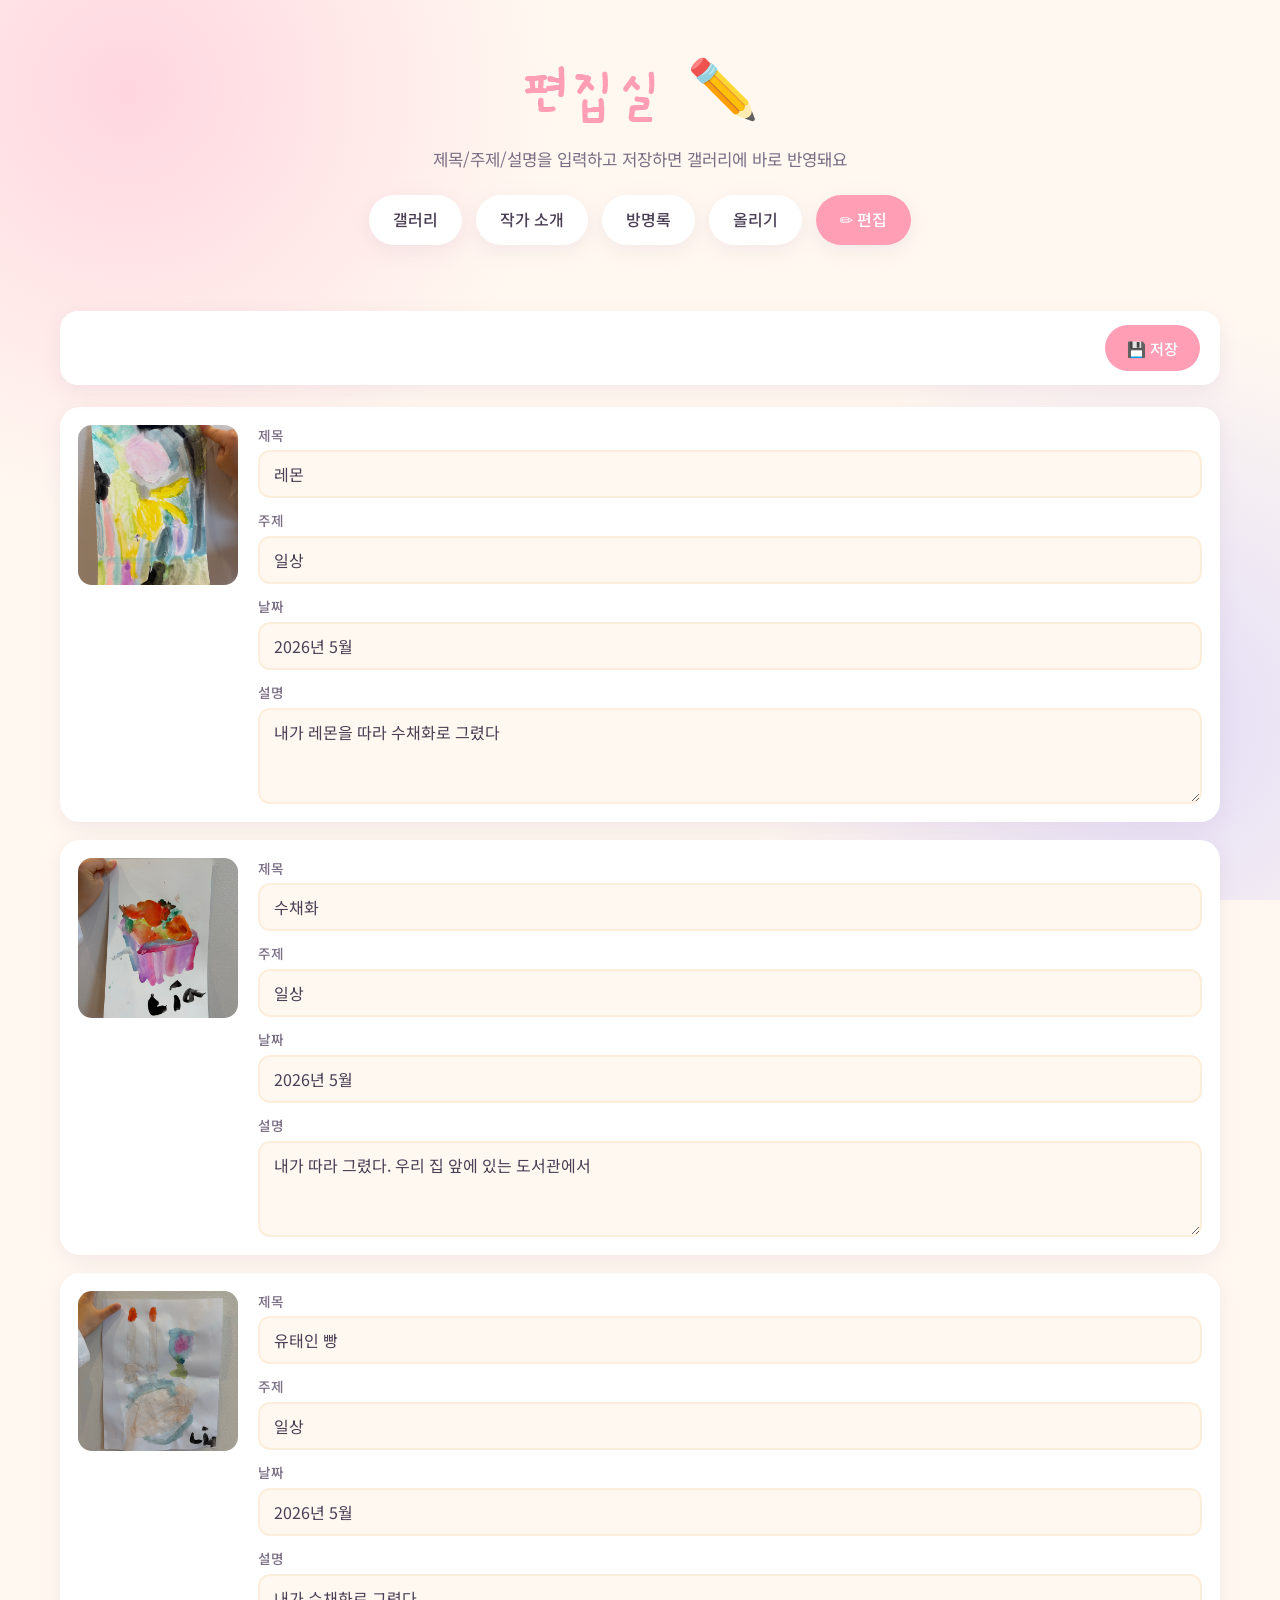
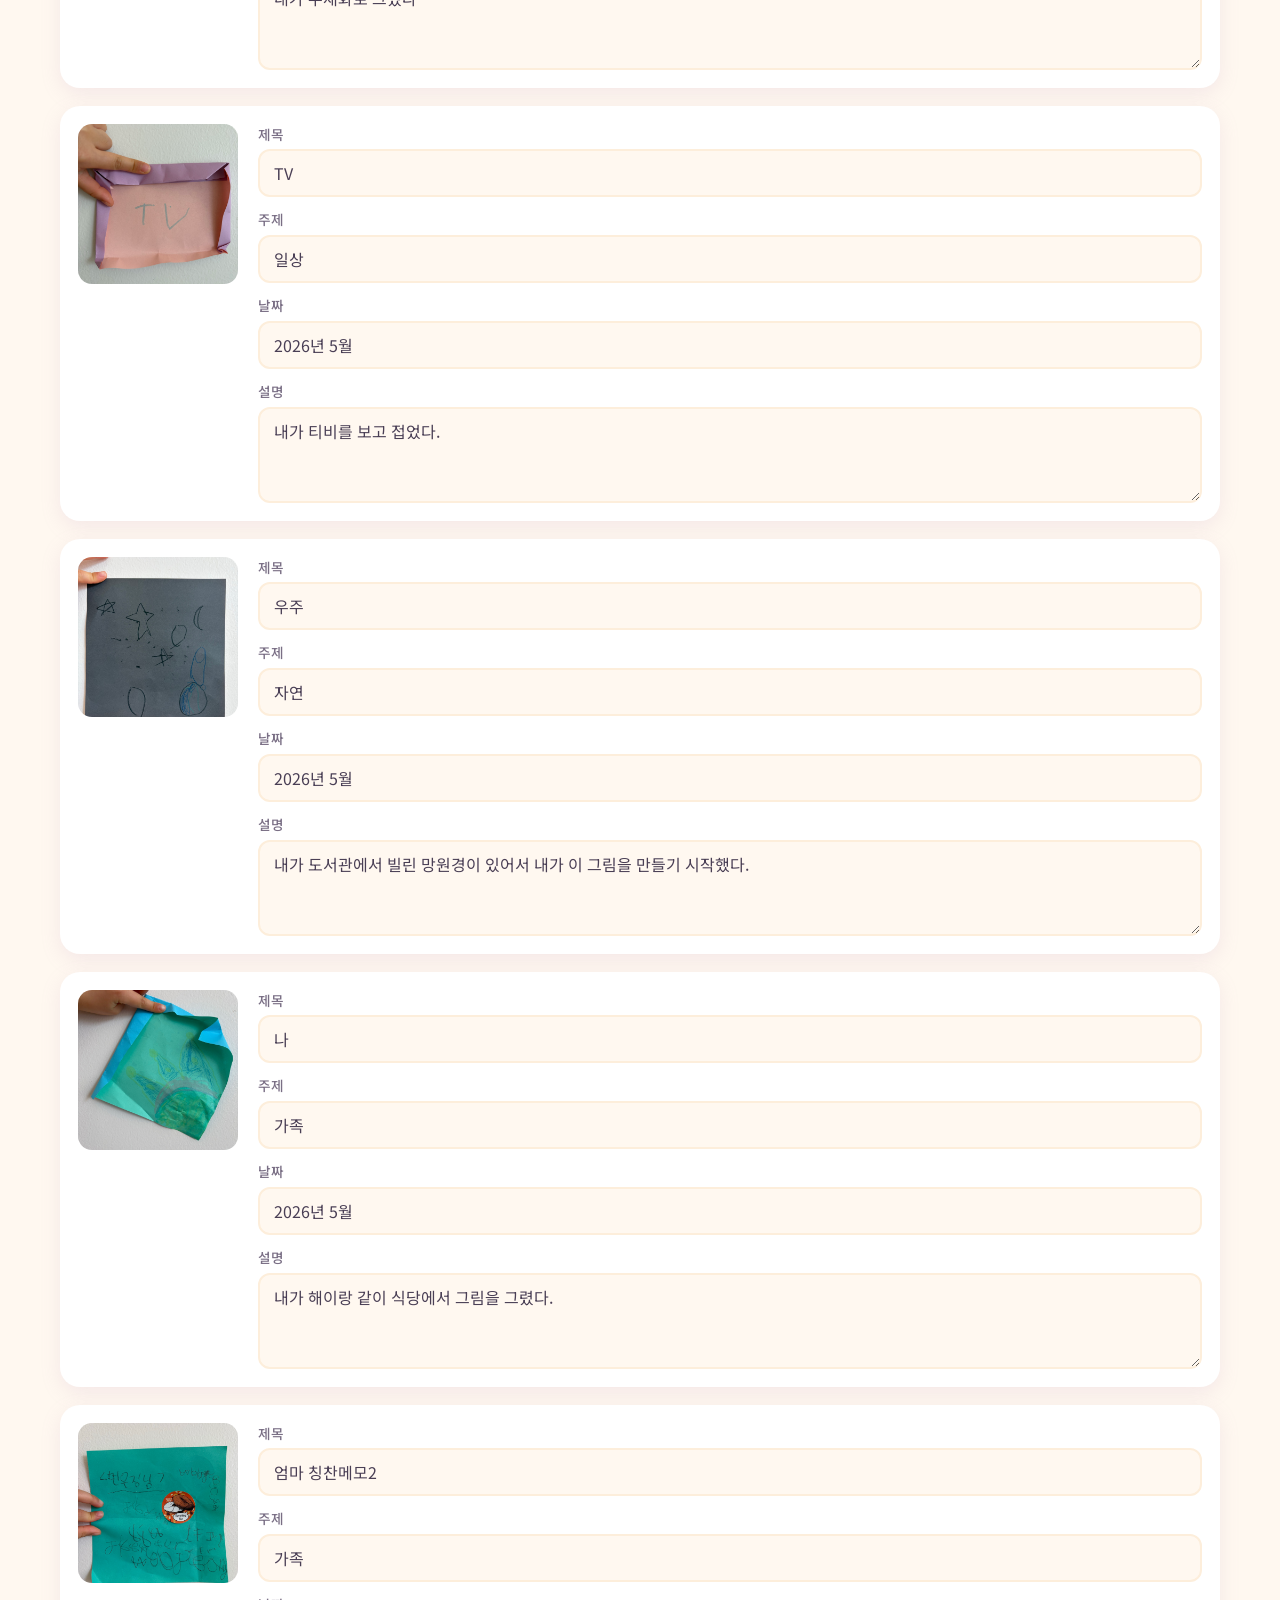
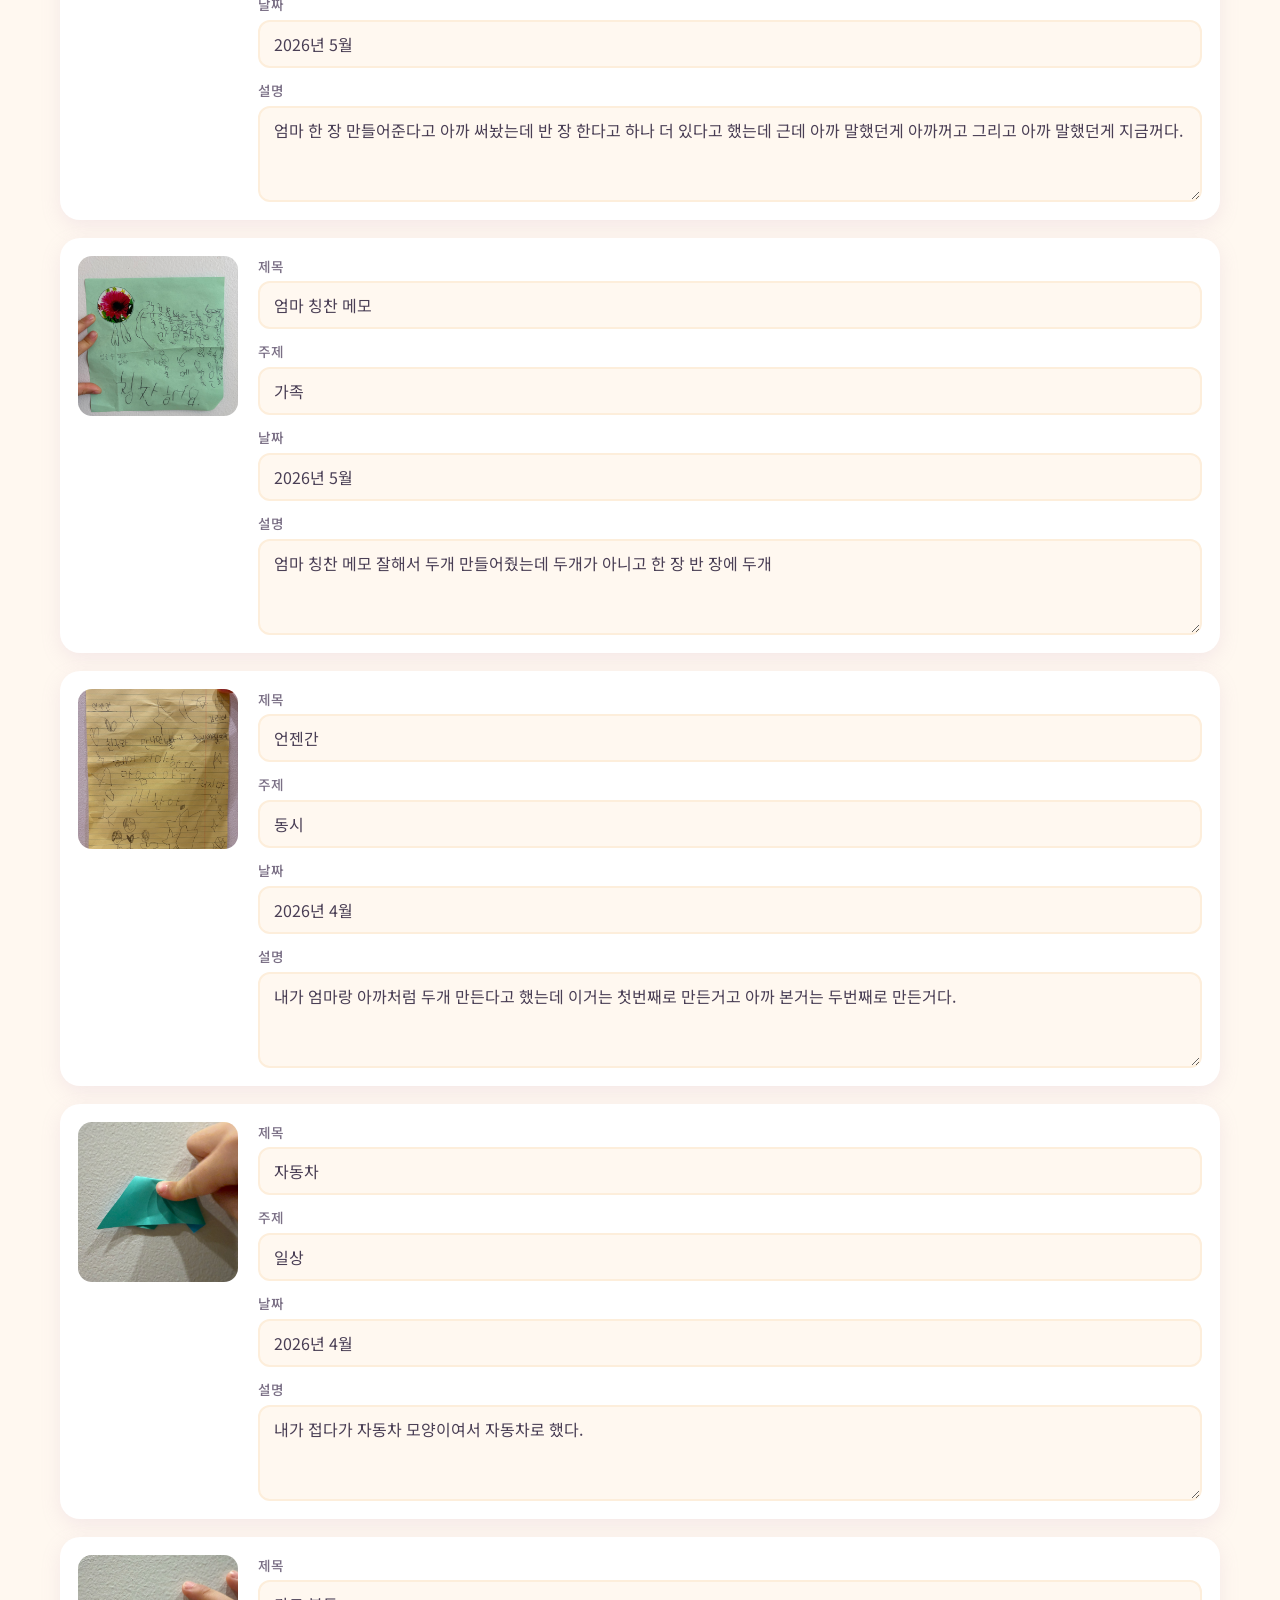
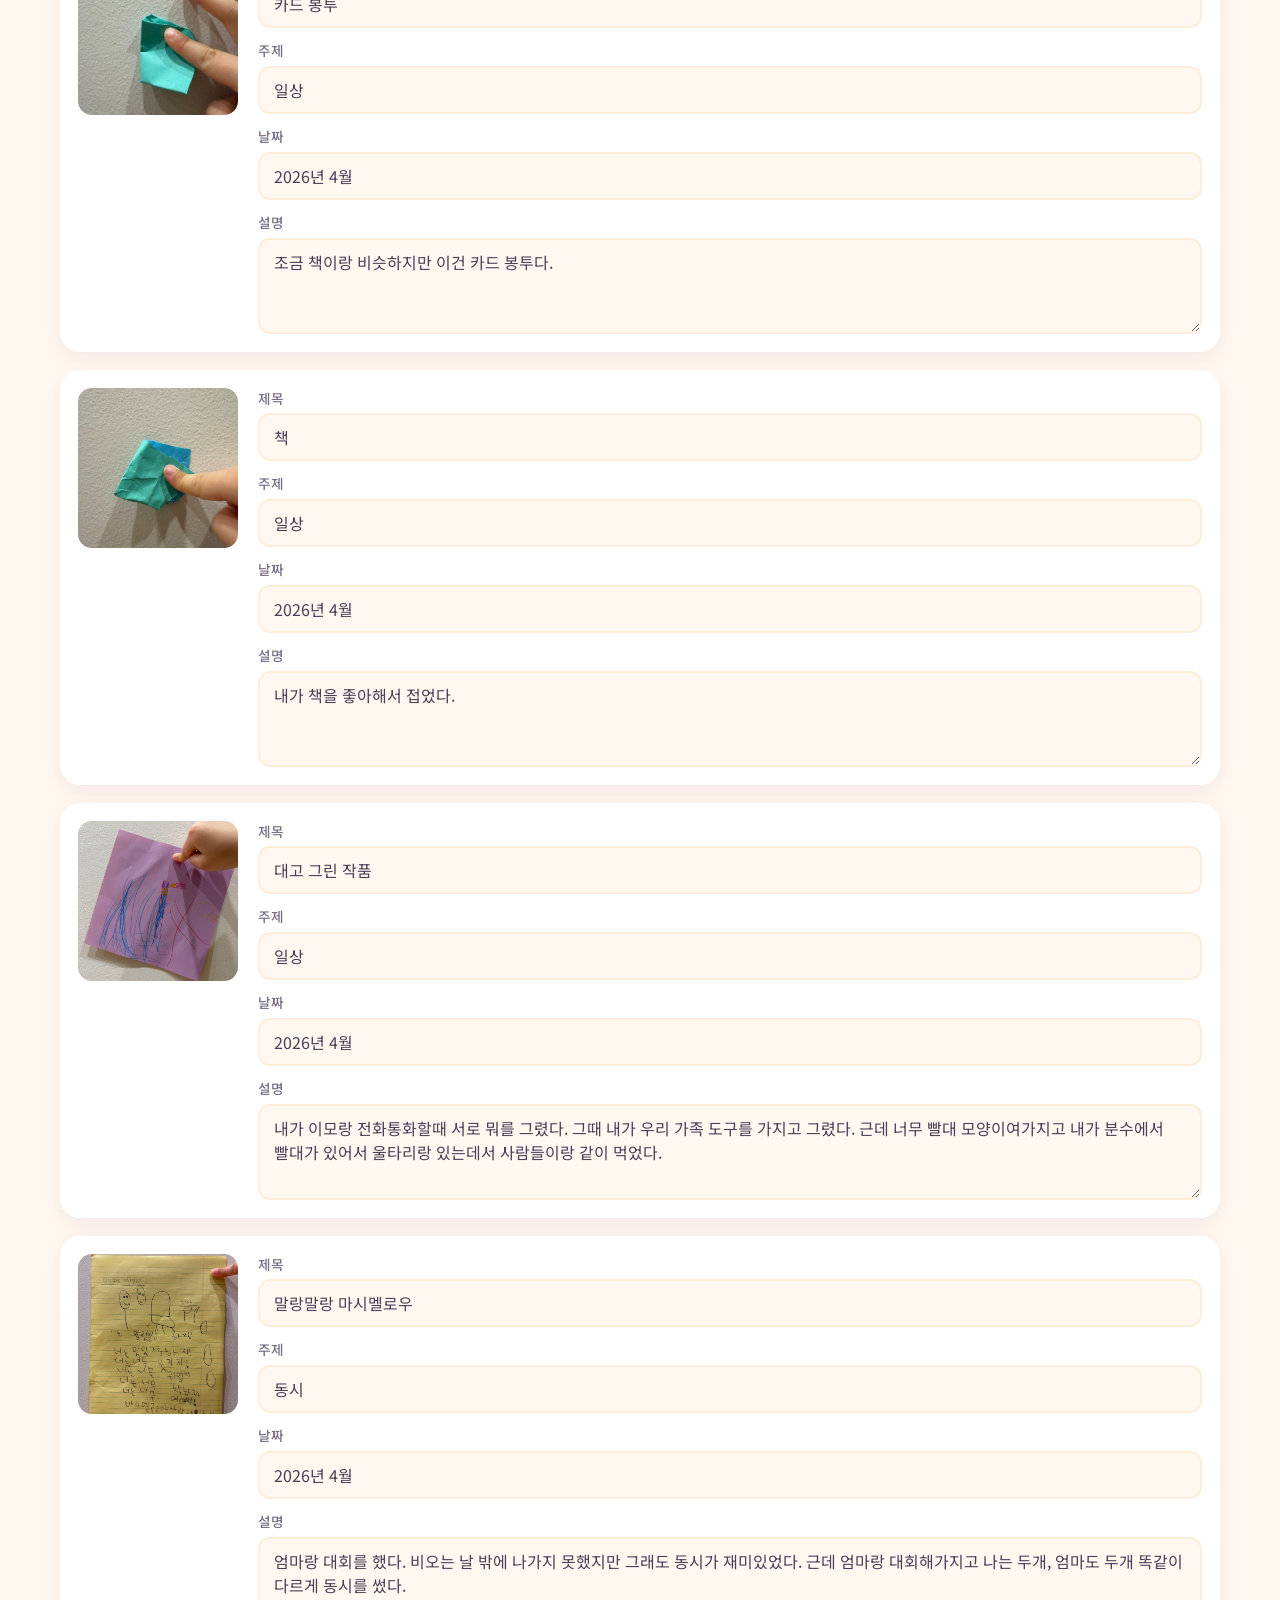
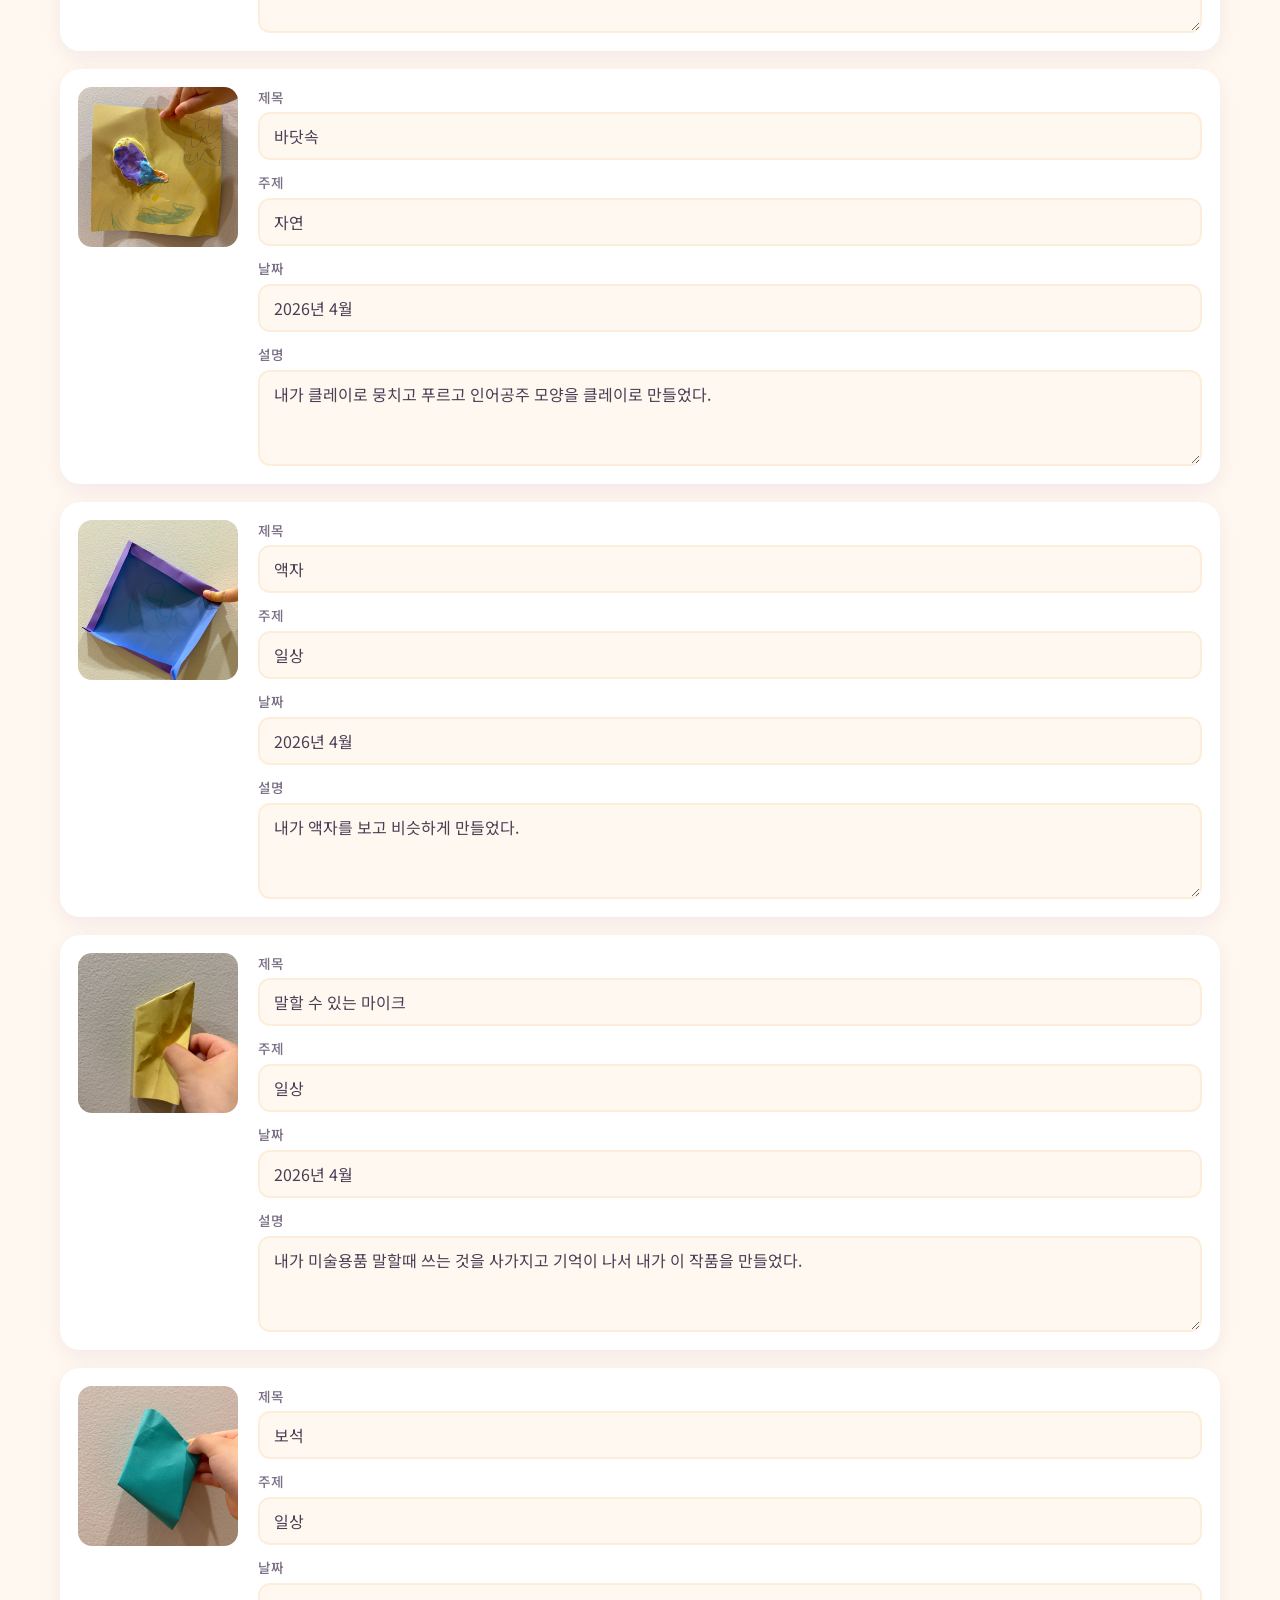
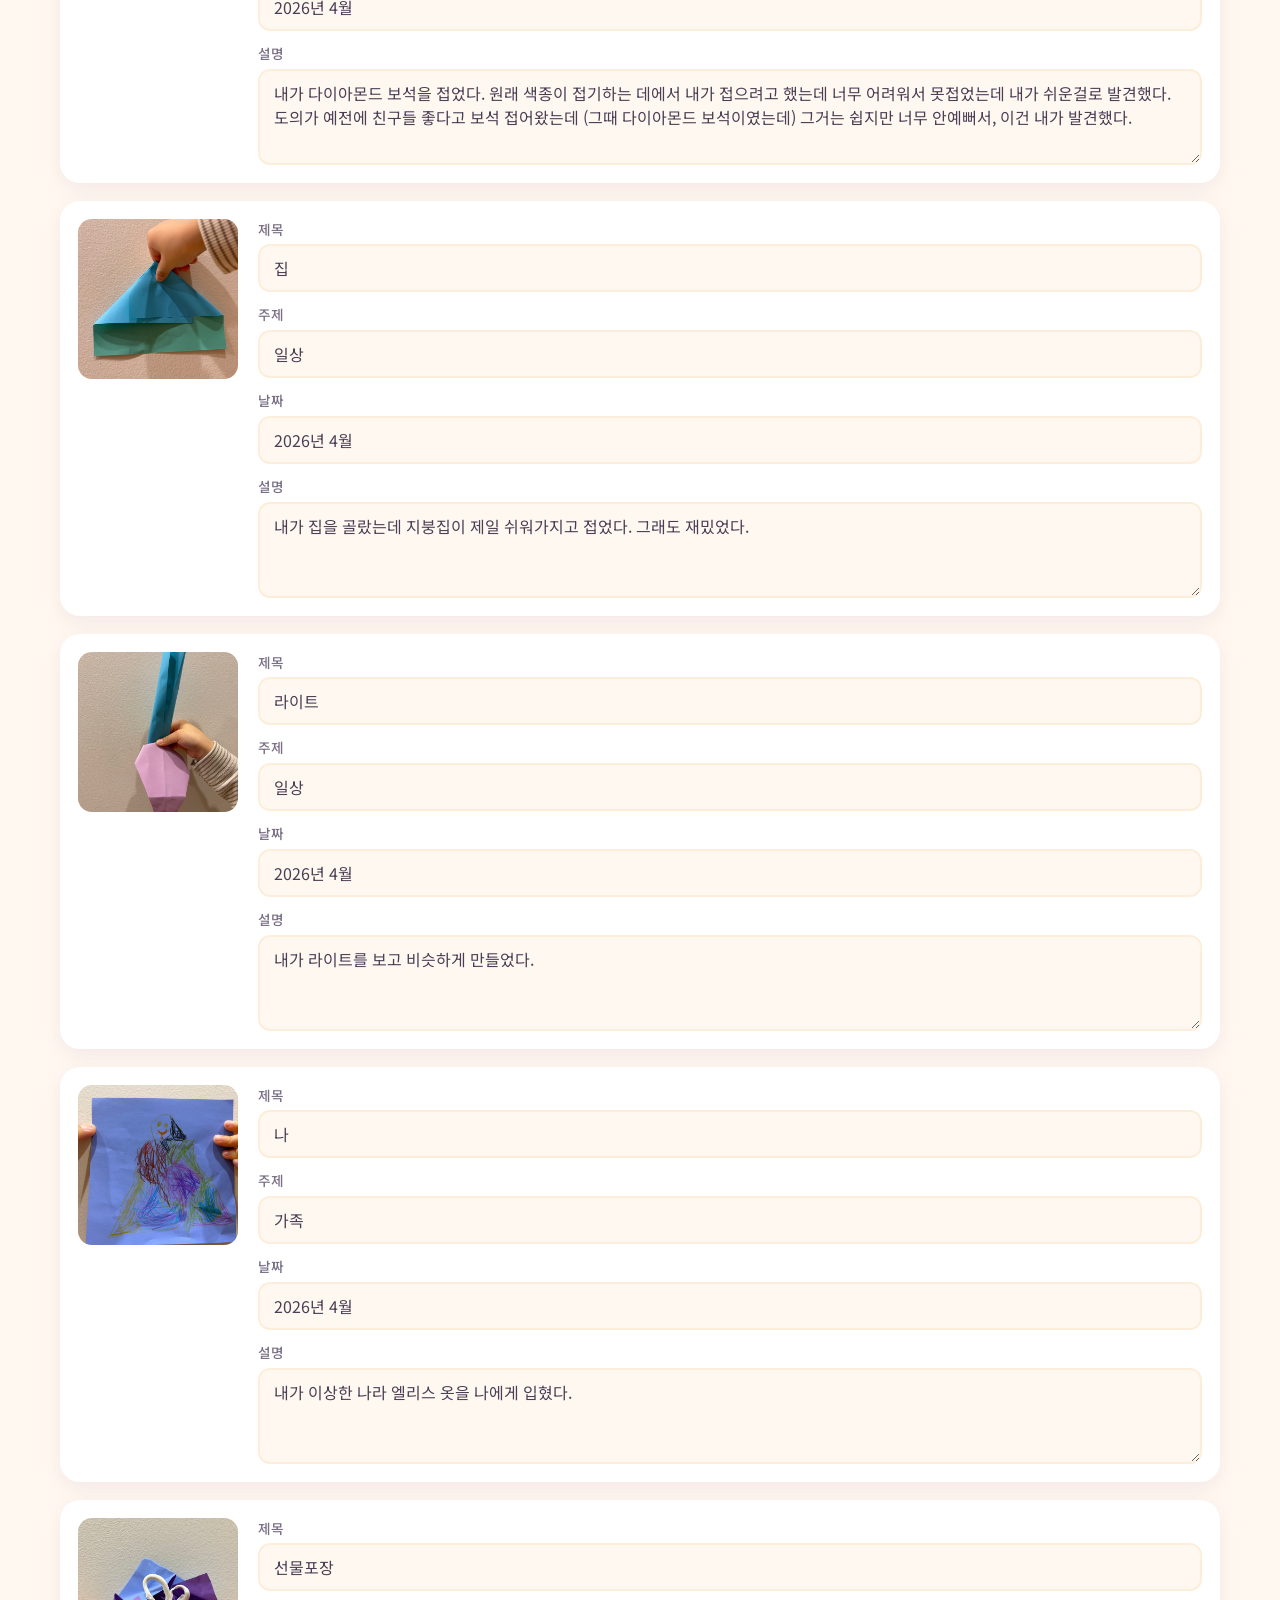
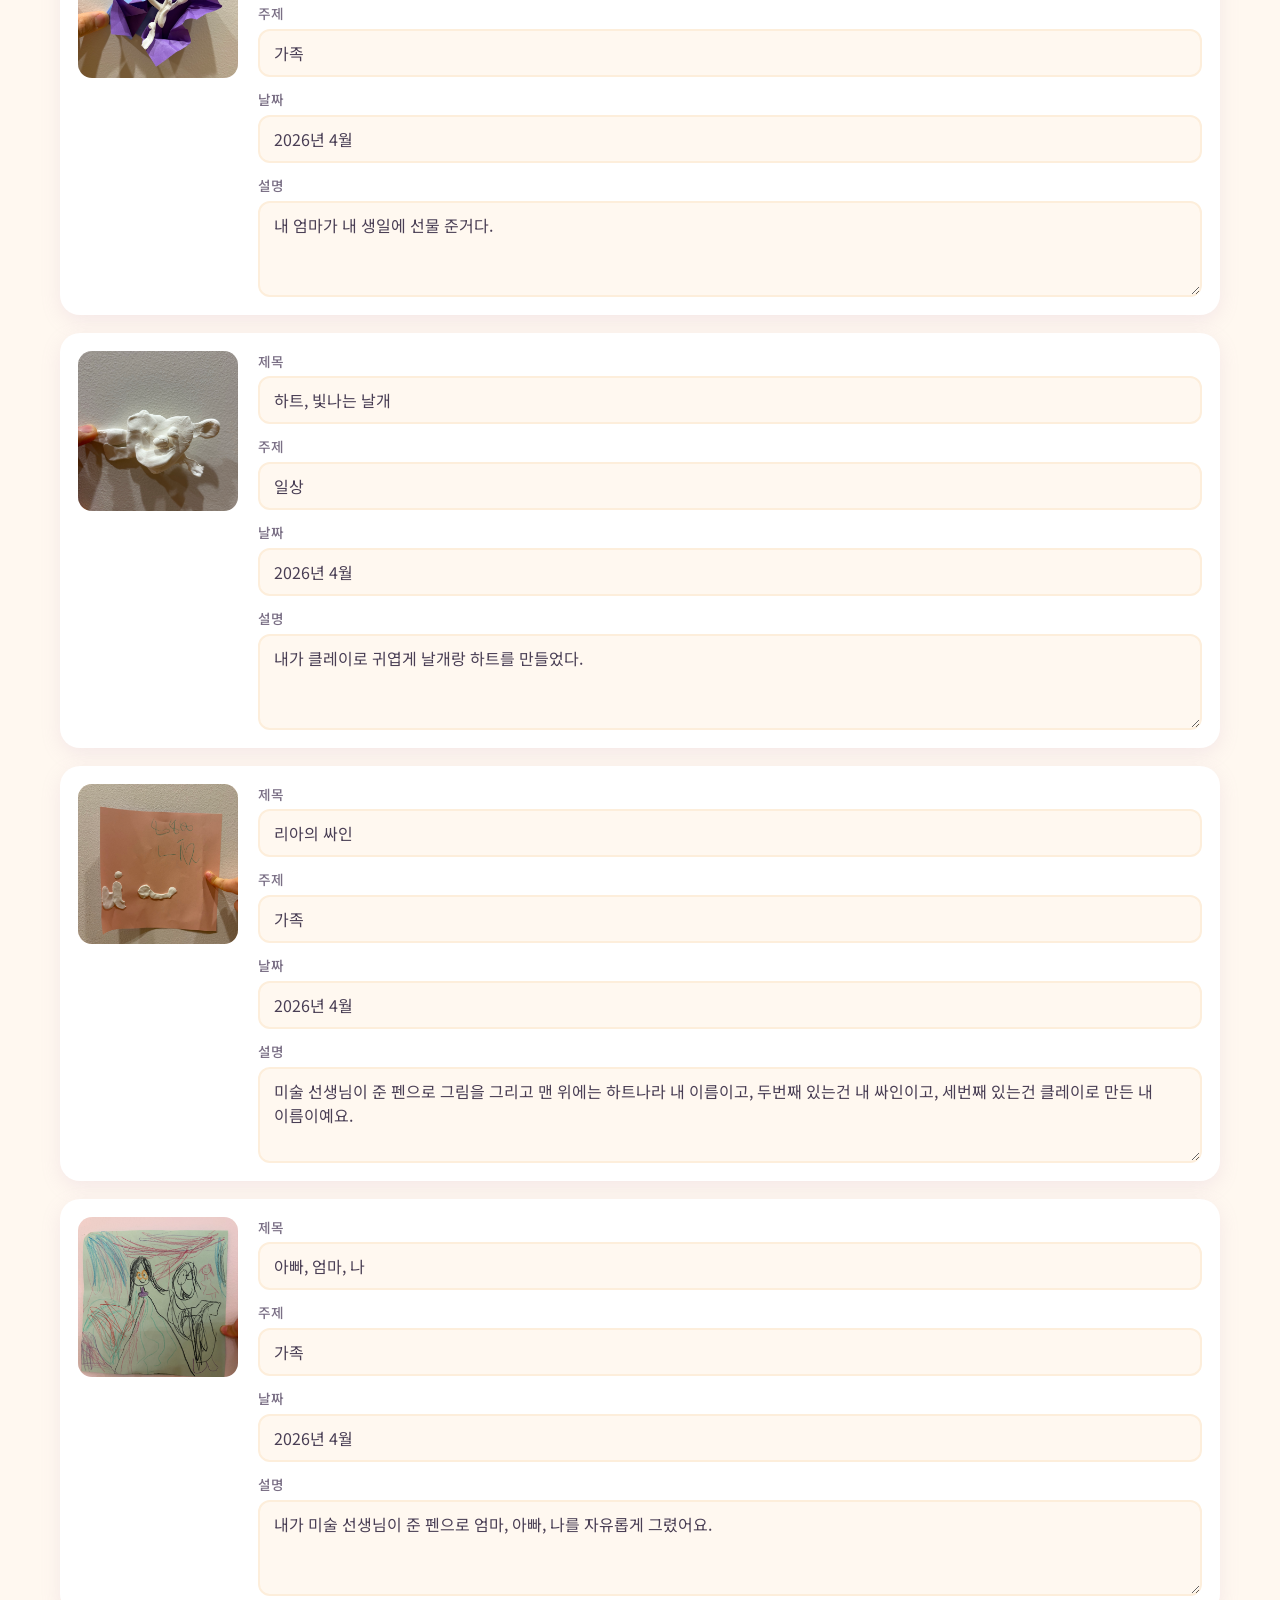
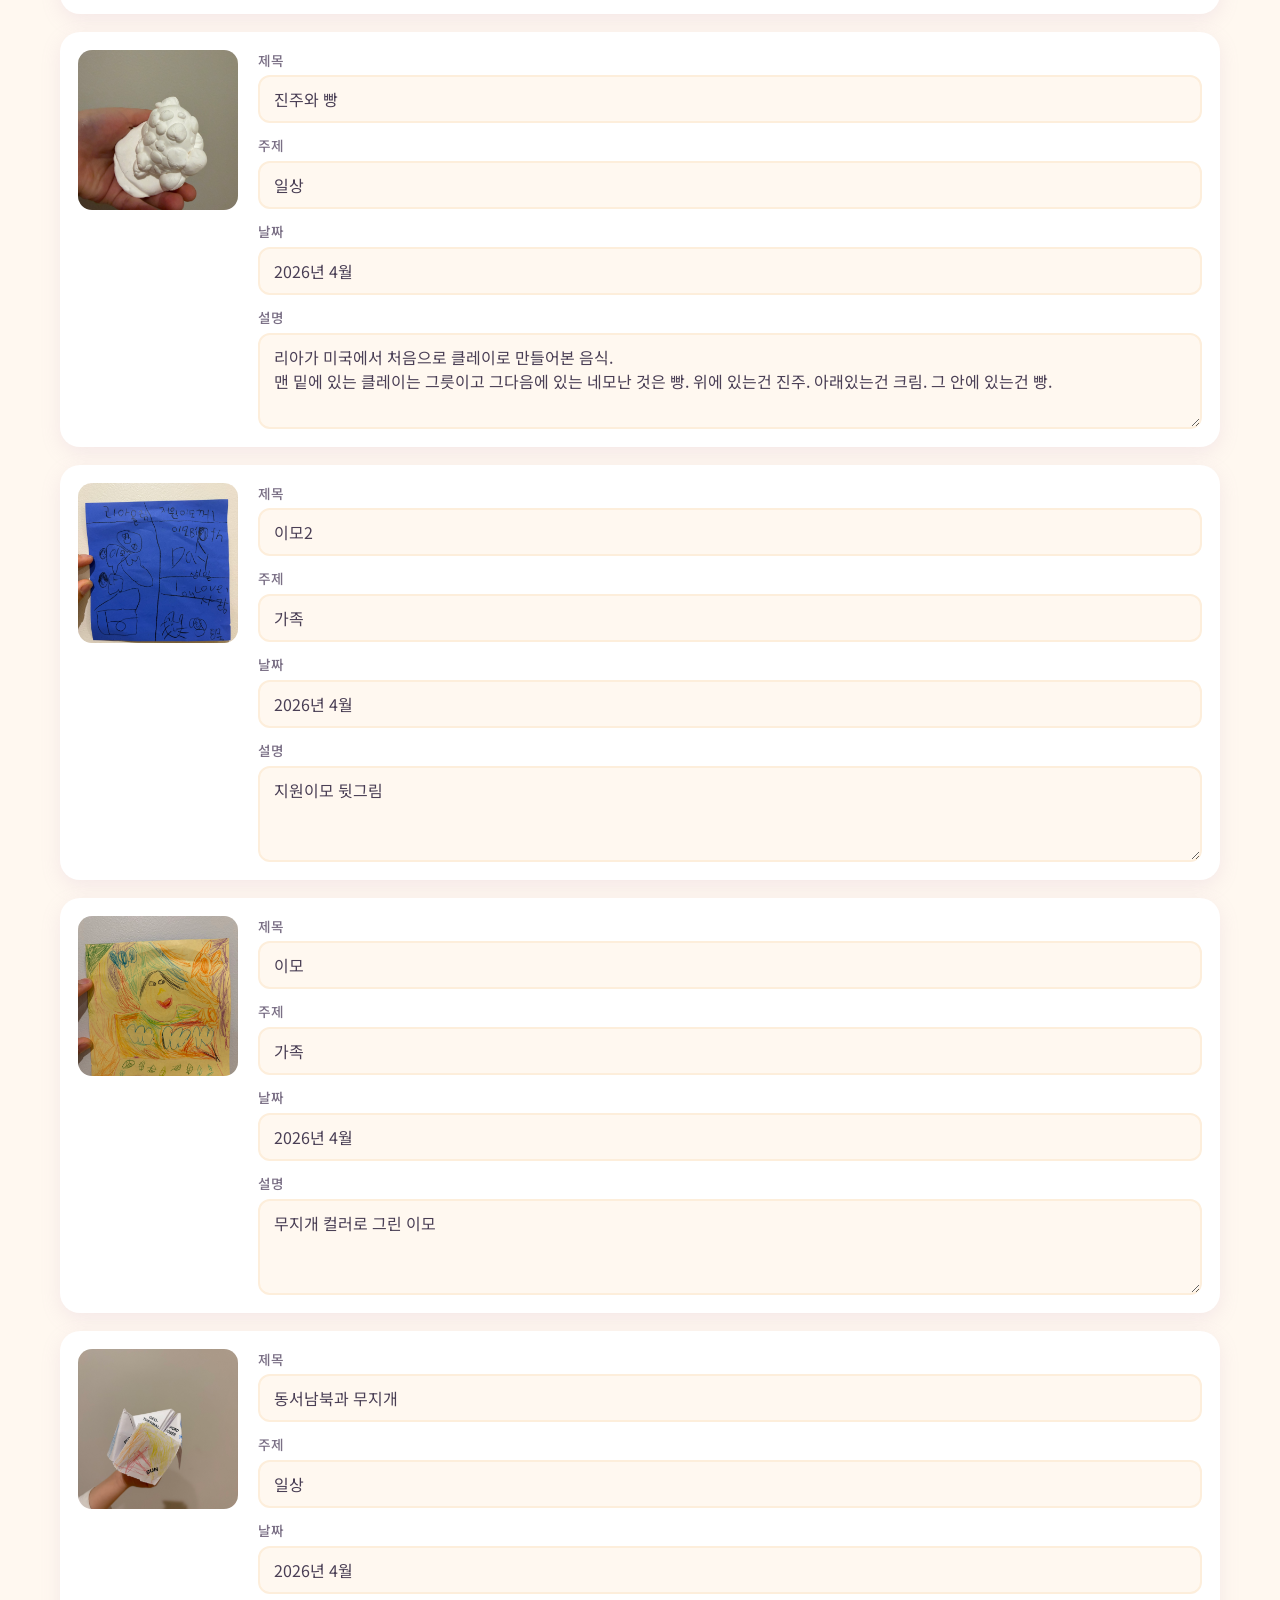
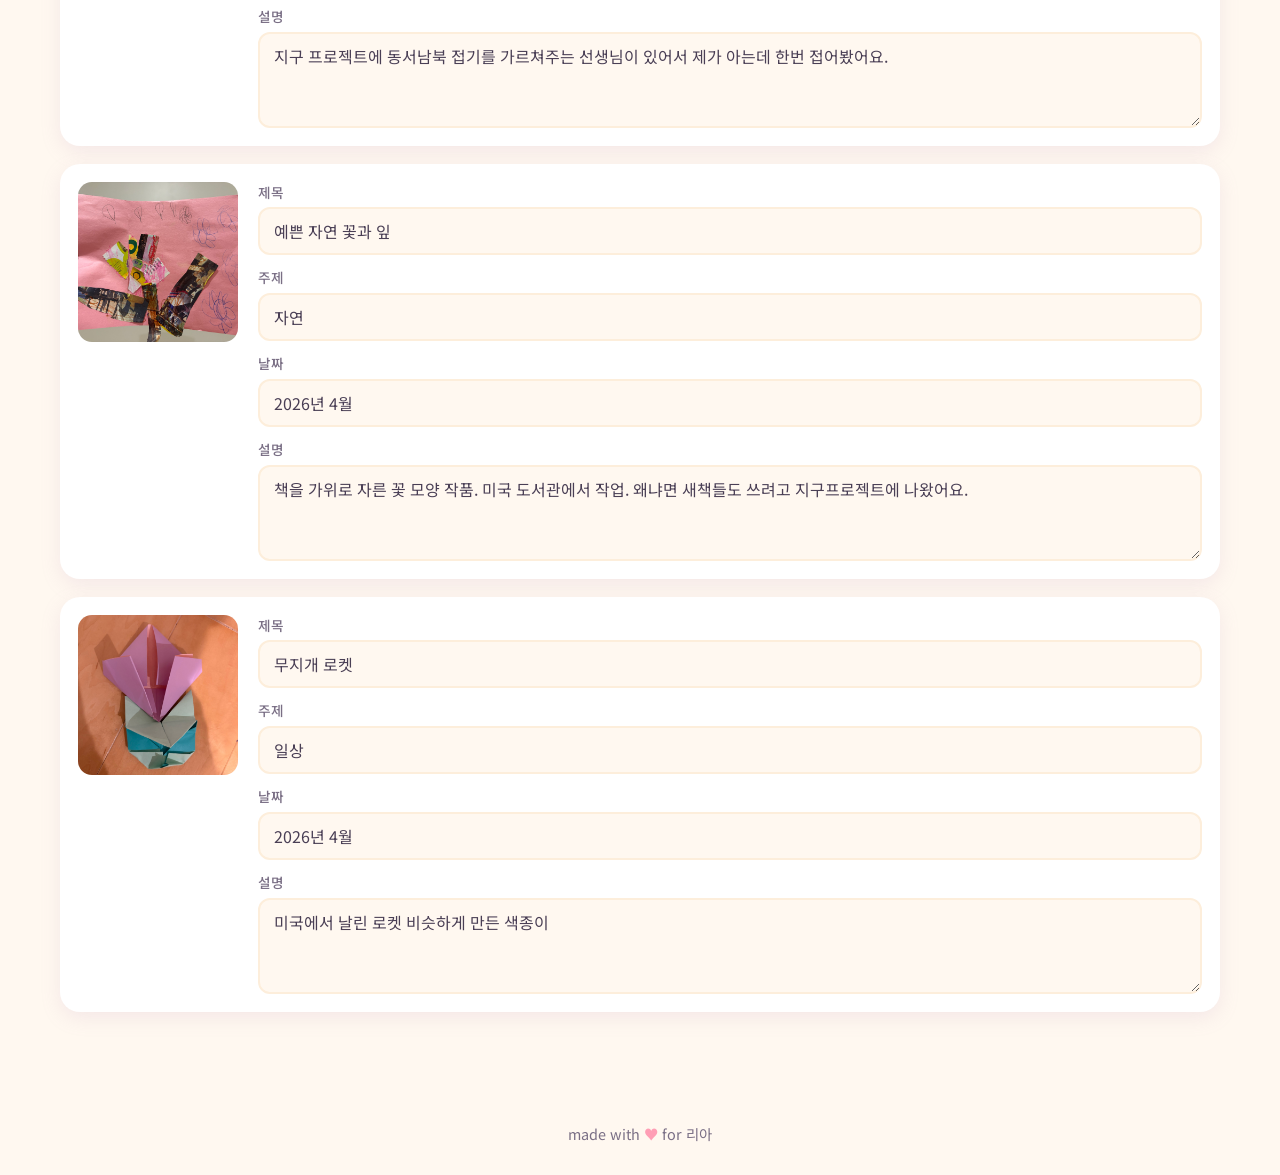
<file: admin.html>
<!DOCTYPE html>
<html lang="ko">
<head>
  <meta charset="UTF-8" />
  <meta name="viewport" content="width=device-width, initial-scale=1.0" />
  <title>편집 — 리아의 중간정도 크기의 미술관</title>
  <meta name="robots" content="noindex" />
  <link rel="preconnect" href="https://fonts.googleapis.com" />
  <link rel="preconnect" href="https://fonts.gstatic.com" crossorigin />
  <link href="https://fonts.googleapis.com/css2?family=Gaegu:wght@400;700&family=Noto+Sans+KR:wght@400;500;700&display=swap" rel="stylesheet" />
  <link rel="stylesheet" href="style.css" />
</head>
<body>
  <header>
    <h1 class="site-title">편집실 ✏️</h1>
    <p class="tagline">제목/주제/설명을 입력하고 저장하면 갤러리에 바로 반영돼요</p>
    <nav>
      <a href="index.html">갤러리</a>
      <a href="about.html">작가 소개</a>
      <a href="guestbook.html">방명록</a>
      <a href="upload.html">올리기</a>
      <a href="admin.html" class="active">✏️ 편집</a>
    </nav>
  </header>

  <main>
    <datalist id="categorySuggestions">
      <option value="가족"></option>
      <option value="자연"></option>
      <option value="동시"></option>
      <option value="일상"></option>
    </datalist>
    <div class="admin-toolbar">
      <span class="admin-status" id="status"></span>
      <button class="btn btn-primary" id="saveBtn">💾 저장</button>
    </div>
    <div id="serverWarning" class="server-warning" style="display:none">
      ⚠️ 서버가 실행되지 않았어요. <code>start.command</code> 파일을 더블클릭해서 서버를 켠 뒤,
      <a href="http://localhost:8765/admin.html">http://localhost:8765/admin.html</a> 에서 편집해주세요.
    </div>
    <div id="adminList" class="admin-list"></div>
  </main>

  <footer>
    <p>made with <span class="heart">♥</span> for 리아</p>
  </footer>

  <script src="artworks.js"></script>
  <script>
    // === Render edit form (read base values from artworks.js, no localStorage) ===
    const list = document.getElementById('adminList');

    artworks.forEach(art => {
      const item = document.createElement('div');
      item.className = 'admin-item';

      const thumb = document.createElement('div');
      thumb.className = 'admin-thumb';
      const img = document.createElement('img');
      img.src = art.src;
      img.alt = '';
      thumb.appendChild(img);

      const fields = document.createElement('div');
      fields.className = 'admin-fields';
      fields.innerHTML = `
        <label>
          <span>제목</span>
          <input type="text" data-field="title" placeholder="예: 무지개 고양이" />
        </label>
        <label>
          <span>주제</span>
          <input type="text" data-field="category" list="categorySuggestions" placeholder="예: 가족, 자연, 동시, 일상 (비워두면 '기타')" />
        </label>
        <label>
          <span>날짜</span>
          <input type="text" data-field="date" placeholder="예: 2026년 4월" />
        </label>
        <label>
          <span>설명</span>
          <textarea data-field="description" rows="3" placeholder="작품에 대한 이야기를 자유롭게 적어주세요"></textarea>
        </label>
      `;

      fields.querySelector('[data-field="title"]').value = art.title ?? '';
      fields.querySelector('[data-field="category"]').value = art.category ?? '';
      fields.querySelector('[data-field="date"]').value = art.date ?? '';
      fields.querySelector('[data-field="description"]').value = art.description ?? '';

      // Mirror live edits onto the in-memory artwork (so the copy button always sees latest)
      fields.querySelectorAll('[data-field]').forEach(input => {
        input.addEventListener('input', () => {
          art[input.dataset.field] = input.value;
        });
      });

      item.appendChild(thumb);
      item.appendChild(fields);
      list.appendChild(item);
    });

    // === Show warning if not running through server ===
    const usingServer = location.protocol === 'http:' || location.protocol === 'https:';
    if (!usingServer) {
      document.getElementById('serverWarning').style.display = 'block';
    }

    // === Save: POST artworks to server, which writes artworks.js ===
    const status = document.getElementById('status');
    document.getElementById('saveBtn').addEventListener('click', async () => {
      if (!usingServer) {
        alert('먼저 start.command를 실행해서 서버를 켜주세요.');
        return;
      }
      status.textContent = '저장 중...';
      status.className = 'admin-status';
      try {
        const res = await fetch('/save', {
          method: 'POST',
          headers: { 'Content-Type': 'application/json' },
          body: JSON.stringify({ artworks })
        });
        if (!res.ok) throw new Error(await res.text());
        const data = await res.json();
        const gh = data.github || {};
        let msg = `✓ 저장됨 (${data.count}개 작품)`;
        if (gh.status === 'pushed') {
          msg += ' · 🚀 GitHub 배포 완료';
        } else if (gh.status === 'no-changes') {
          msg += ' (변경 없음)';
        } else if (gh.status === 'error') {
          msg += ' · ⚠️ GitHub 푸시 실패: ' + gh.message;
        }
        status.textContent = msg;
        status.className = gh.status === 'error' ? 'admin-status failed' : 'admin-status saved';
        setTimeout(() => { status.textContent = ''; status.className = 'admin-status'; }, 6000);
      } catch (e) {
        status.textContent = '✗ 저장 실패: ' + e.message;
        status.className = 'admin-status failed';
      }
    });
  </script>
</body>
</html>
</file>
<file: style.css>
/* === Lia's Art Gallery — base styles === */
:root {
  --cream: #fff8f0;
  --cream-deep: #fdeedb;
  --pink: #ff9eb5;
  --pink-soft: #ffd6e0;
  --lavender: #b5a8e0;
  --lavender-soft: #e3dcf7;
  --mint: #a8e0d2;
  --yellow: #ffe49c;
  --text: #4a3f55;
  --text-soft: #7a6f85;
  --shadow: 0 6px 20px rgba(180, 140, 180, 0.15);
  --shadow-hover: 0 12px 32px rgba(180, 140, 180, 0.25);
}

* { box-sizing: border-box; margin: 0; padding: 0; }

html, body {
  font-family: 'Noto Sans KR', system-ui, -apple-system, sans-serif;
  background: var(--cream);
  color: var(--text);
  line-height: 1.6;
  min-height: 100vh;
  word-break: keep-all;
  overflow-wrap: break-word;
}

body {
  background-image:
    radial-gradient(circle at 10% 10%, var(--pink-soft) 0, transparent 30%),
    radial-gradient(circle at 90% 80%, var(--lavender-soft) 0, transparent 30%);
  background-attachment: fixed;
}

/* === Header & nav === */
header {
  text-align: center;
  padding: 48px 20px 24px;
}

.site-title {
  font-family: 'Gaegu', cursive;
  font-size: clamp(2.4rem, 6vw, 3.6rem);
  font-weight: 700;
  color: var(--pink);
  letter-spacing: -1px;
  word-break: keep-all;
  overflow-wrap: break-word;
}

.site-title .star {
  display: inline-block;
  color: var(--lavender);
  animation: twinkle 2s ease-in-out infinite;
  filter: drop-shadow(0 2px 4px rgba(181, 168, 224, 0.5));
}

@keyframes twinkle {
  0%, 100% { transform: rotate(-10deg) scale(1); }
  50% { transform: rotate(10deg) scale(1.15); }
}

.tagline {
  color: var(--text-soft);
  font-size: 1.05rem;
  margin-top: 6px;
}

nav {
  display: flex;
  justify-content: center;
  gap: 14px;
  margin-top: 22px;
  flex-wrap: wrap;
}

nav a {
  text-decoration: none;
  color: var(--text);
  background: white;
  padding: 10px 22px;
  border-radius: 999px;
  font-weight: 500;
  box-shadow: var(--shadow);
  transition: transform 0.2s, box-shadow 0.2s, background 0.2s;
  border: 2px solid transparent;
}

nav a:hover {
  transform: translateY(-2px);
  box-shadow: var(--shadow-hover);
  border-color: var(--pink-soft);
}

nav a.active {
  background: var(--pink);
  color: white;
}

/* === Main container === */
main {
  max-width: 1200px;
  margin: 0 auto;
  padding: 24px 20px 80px;
}

/* === Filter bar === */
.filter-bar {
  display: flex;
  flex-wrap: wrap;
  justify-content: center;
  gap: 10px;
  margin-top: 24px;
}

.filter-bar:empty { display: none; }

.filter-btn {
  font-family: inherit;
  font-size: 0.95rem;
  background: white;
  color: var(--text);
  border: 2px solid transparent;
  padding: 8px 18px;
  border-radius: 999px;
  cursor: pointer;
  font-weight: 500;
  box-shadow: var(--shadow);
  transition: transform 0.2s, background 0.2s, color 0.2s, border-color 0.2s;
  display: inline-flex;
  align-items: center;
  gap: 6px;
}

.filter-btn:hover {
  transform: translateY(-2px);
  border-color: var(--pink-soft);
}

.filter-btn.active {
  background: var(--pink);
  color: white;
}

.filter-count {
  font-size: 0.78rem;
  background: var(--cream-deep);
  color: var(--text-soft);
  padding: 1px 8px;
  border-radius: 999px;
  font-weight: 600;
}

.filter-btn.active .filter-count {
  background: rgba(255, 255, 255, 0.3);
  color: white;
}

.artwork-card.hidden { display: none; }

/* === Gallery grid === */
.gallery {
  display: grid;
  grid-template-columns: repeat(auto-fill, minmax(260px, 1fr));
  gap: 28px;
  margin-top: 32px;
}

.artwork-card {
  background: white;
  border-radius: 22px;
  overflow: hidden;
  box-shadow: var(--shadow);
  transition: transform 0.3s, box-shadow 0.3s;
  cursor: pointer;
  display: flex;
  flex-direction: column;
}

@media (hover: hover) {
  .artwork-card:hover {
    transform: translateY(-6px) rotate(-0.5deg);
    box-shadow: var(--shadow-hover);
  }

  .artwork-card:nth-child(even):hover {
    transform: translateY(-6px) rotate(0.5deg);
  }

  .artwork-card:hover .artwork-img-wrap img {
    transform: scale(1.05);
  }
}

.artwork-card:active {
  transform: scale(0.98);
}

.artwork-img-wrap {
  width: 100%;
  aspect-ratio: 1 / 1;
  overflow: hidden;
  background: var(--cream-deep);
  display: flex;
  align-items: center;
  justify-content: center;
}

.artwork-img-wrap img {
  width: 100%;
  height: 100%;
  object-fit: cover;
  display: block;
  transition: transform 0.4s ease;
}

.artwork-info {
  padding: 16px 18px 20px;
}

.artwork-title {
  font-family: 'Gaegu', cursive;
  font-size: 1.5rem;
  color: var(--text);
  margin-bottom: 4px;
}

.artwork-meta {
  font-size: 0.85rem;
  color: var(--text-soft);
}

.artwork-desc {
  font-size: 0.92rem;
  color: var(--text-soft);
  margin-top: 8px;
  line-height: 1.5;
  white-space: pre-wrap;
}

/* === Lightbox === */
.lightbox {
  position: fixed;
  inset: 0;
  background: rgba(74, 63, 85, 0.85);
  display: none;
  align-items: center;
  justify-content: center;
  z-index: 1000;
  padding: 20px;
  animation: fadeIn 0.25s ease;
}

.lightbox.open { display: flex; }

@keyframes fadeIn { from { opacity: 0; } to { opacity: 1; } }

.lightbox-content {
  background: white;
  border-radius: 22px;
  max-width: 92vw;
  max-height: 92vh;
  overflow-y: auto;
  overflow-x: hidden;
  display: flex;
  flex-direction: column;
  box-shadow: 0 20px 60px rgba(0, 0, 0, 0.4);
  -webkit-overflow-scrolling: touch;
}

.lightbox-content img {
  width: 100%;
  max-height: 75vh;
  object-fit: contain;
  background: var(--cream-deep);
  display: block;
}

.lightbox-info {
  padding: 18px 24px 22px;
}

.lightbox-info .artwork-title { font-size: 1.8rem; }

/* 로그인 한 사용자만 보이는 요소 */
.admin-only { display: none; }
body.is-admin .admin-only { display: inline-flex; }

.lightbox-delete {
  margin-top: 14px;
  align-items: center;
  justify-content: center;
  gap: 6px;
  background: #fff0f0;
  color: #c44;
  border: 2px solid #ffd6d6;
  font-family: inherit;
  font-size: 0.95rem;
  font-weight: 500;
  padding: 9px 16px;
  border-radius: 999px;
  cursor: pointer;
  transition: background 0.15s, transform 0.15s;
}

.lightbox-delete:hover {
  background: #ffe0e0;
  transform: translateY(-1px);
}

/* === Likes === */
.card-like-pill {
  color: var(--pink);
  font-weight: 500;
}

.lightbox-likes {
  margin-top: 14px;
  padding-top: 14px;
  border-top: 2px dashed var(--cream-deep);
}

.lightbox-like-btn {
  display: inline-flex;
  align-items: center;
  gap: 8px;
  background: var(--cream);
  border: 2px solid var(--cream-deep);
  border-radius: 999px;
  padding: 9px 18px;
  cursor: pointer;
  font-family: inherit;
  font-size: 1rem;
  color: var(--text);
  transition: background 0.15s, border-color 0.15s, transform 0.15s;
}

.lightbox-like-btn:hover {
  background: var(--pink-soft);
  border-color: var(--pink-soft);
}

.lightbox-like-btn:active {
  transform: scale(0.97);
}

.lightbox-like-btn.liked {
  background: var(--pink-soft);
  border-color: var(--pink);
  color: var(--text);
}

.lightbox-like-btn .like-icon {
  font-size: 1.2rem;
  line-height: 1;
}

.lightbox-like-btn .like-count {
  font-weight: 700;
}

.lightbox-like-btn .like-label {
  font-size: 0.92rem;
  color: var(--text-soft);
}

.lightbox-likers {
  margin-top: 10px;
  font-size: 0.88rem;
  color: var(--text-soft);
  line-height: 1.55;
  word-break: keep-all;
}
.lightbox-likers:empty { display: none; }

/* === Name modal === */
.name-modal {
  position: fixed;
  inset: 0;
  background: rgba(74, 63, 85, 0.6);
  display: flex;
  align-items: center;
  justify-content: center;
  z-index: 2000;
  padding: 20px;
  animation: fadeIn 0.2s ease;
}

.name-modal[hidden] { display: none; }

.name-modal-content {
  background: white;
  border-radius: 22px;
  padding: 26px 28px;
  max-width: 380px;
  width: 100%;
  box-shadow: 0 20px 60px rgba(0,0,0,0.3);
}

.name-modal-content h3 {
  font-family: 'Gaegu', cursive;
  font-size: 1.55rem;
  color: var(--pink);
  margin-bottom: 8px;
}

.name-modal-content p {
  color: var(--text-soft);
  font-size: 0.95rem;
  margin-bottom: 16px;
}

.name-modal-content input {
  width: 100%;
  box-sizing: border-box;
  font-family: inherit;
  font-size: 16px;
  color: var(--text);
  padding: 13px 16px;
  border: 2px solid var(--cream-deep);
  border-radius: 12px;
  background: var(--cream);
  margin-bottom: 18px;
}

.name-modal-content input:focus {
  outline: none;
  border-color: var(--pink);
  background: white;
}

.name-modal-buttons {
  display: flex;
  gap: 10px;
  justify-content: flex-end;
}

.btn-ghost {
  background: transparent;
  color: var(--text-soft);
  border: 2px solid var(--cream-deep);
}

.btn-ghost:hover {
  background: var(--cream-deep);
  color: var(--text);
  box-shadow: none;
  transform: none;
}

.lightbox-close {
  position: absolute;
  top: 20px;
  right: 24px;
  background: rgba(74, 63, 85, 0.85);
  color: white;
  border: none;
  border-radius: 50%;
  width: 44px;
  height: 44px;
  font-size: 1.4rem;
  cursor: pointer;
  box-shadow: 0 4px 12px rgba(0, 0, 0, 0.3);
  transition: transform 0.2s, background 0.2s;
  z-index: 10;
}

.lightbox-close:hover {
  transform: rotate(90deg) scale(1.1);
  background: var(--text);
}

.lightbox-nav {
  position: absolute;
  top: 50%;
  transform: translateY(-50%);
  background: rgba(74, 63, 85, 0.85);
  color: white;
  border: none;
  border-radius: 50%;
  width: 50px;
  height: 50px;
  font-size: 1.6rem;
  font-weight: 600;
  cursor: pointer;
  box-shadow: 0 4px 12px rgba(0, 0, 0, 0.3);
  transition: transform 0.2s, background 0.2s;
  z-index: 10;
  display: flex;
  align-items: center;
  justify-content: center;
  padding-bottom: 4px; /* 화살표 시각적 보정 */
}

.lightbox-nav:hover {
  transform: translateY(-50%) scale(1.1);
  background: var(--text);
}
.lightbox-prev { left: 20px; }
.lightbox-next { right: 20px; }

/* === About page === */
.about-hero {
  text-align: center;
  padding: 32px 20px 24px;
}

.about-emoji {
  font-size: 4rem;
  display: inline-block;
  animation: bounce 2.5s ease-in-out infinite;
}

@keyframes bounce {
  0%, 100% { transform: translateY(0); }
  50% { transform: translateY(-12px); }
}

.about-card {
  background: white;
  border-radius: 28px;
  padding: 40px 36px;
  box-shadow: var(--shadow);
  max-width: 720px;
  margin: 24px auto;
  position: relative;
}

.about-card::before {
  content: '';
  position: absolute;
  top: -14px;
  left: 36px;
  width: 28px;
  height: 28px;
  background: var(--pink);
  border-radius: 50%;
}

.about-card::after {
  content: '';
  position: absolute;
  top: -8px;
  left: 70px;
  width: 18px;
  height: 18px;
  background: var(--lavender);
  border-radius: 50%;
}

.about-card h2 {
  font-family: 'Gaegu', cursive;
  font-size: 2rem;
  color: var(--pink);
  margin-bottom: 16px;
}

.about-card p {
  font-size: 1.05rem;
  margin-bottom: 14px;
  color: var(--text);
}

.about-facts {
  display: grid;
  grid-template-columns: repeat(auto-fit, minmax(180px, 1fr));
  gap: 16px;
  margin-top: 28px;
}

.fact {
  background: var(--cream-deep);
  border-radius: 16px;
  padding: 18px;
  text-align: center;
}

.fact-emoji { font-size: 2rem; display: block; margin-bottom: 6px; }
.fact-label { font-size: 0.85rem; color: var(--text-soft); }
.fact-value { font-family: 'Gaegu', cursive; font-size: 1.4rem; color: var(--text); }

/* === Comments (Supabase 방명록) === */
.comments {
  max-width: 820px;
  margin: 56px auto 0;
  background: white;
  border-radius: 22px;
  padding: 28px 28px 24px;
  box-shadow: var(--shadow);
}

.comments-title {
  font-family: 'Gaegu', cursive;
  font-size: 1.8rem;
  color: var(--pink);
  margin-bottom: 4px;
}

.comments-hint {
  color: var(--text-soft);
  font-size: 0.95rem;
  margin-bottom: 20px;
}

.comment-form {
  display: grid;
  gap: 12px;
  margin-bottom: 32px;
  background: linear-gradient(135deg, var(--cream-deep) 0%, var(--lavender-soft) 100%);
  padding: 22px;
  border-radius: 18px;
}

.comment-form input,
.comment-form textarea {
  width: 100%;
  box-sizing: border-box;
  display: block;
  font-family: inherit;
  font-size: 1rem;
  color: var(--text);
  padding: 13px 16px;
  border-radius: 12px;
  border: 2px solid white;
  background: white;
  resize: vertical;
  transition: border-color 0.15s, box-shadow 0.15s;
}

.comment-form input::placeholder,
.comment-form textarea::placeholder {
  color: var(--text-soft);
}

.comment-form input:focus,
.comment-form textarea:focus {
  outline: none;
  border-color: var(--pink);
  box-shadow: 0 0 0 3px rgba(255, 158, 181, 0.25);
}

.comment-form textarea {
  min-height: 90px;
  font-family: inherit;
}

.comment-form-foot {
  display: flex;
  justify-content: flex-end;
  align-items: center;
  gap: 14px;
  flex-wrap: wrap;
}

.comment-form-status {
  margin-right: auto;
  font-size: 0.92rem;
  color: var(--text);
}
.comment-form-status.success { color: #2f7d52; font-weight: 500; }
.comment-form-status.error { color: #c44; font-weight: 500; }

.comment-list {
  display: flex;
  flex-direction: column;
  gap: 14px;
}

.comment-count {
  font-size: 0.92rem;
  color: var(--text-soft);
  margin: 0 0 6px 4px;
}

.comment-loading,
.comment-empty {
  text-align: center;
  padding: 36px 16px;
  background: var(--cream);
  border-radius: 16px;
  color: var(--text-soft);
  font-size: 1rem;
}

.comment-error {
  text-align: center;
  padding: 18px;
  background: #fff0f0;
  border-radius: 12px;
  color: #c44;
  font-size: 0.95rem;
}

.comment-card {
  background: white;
  border: 2px solid var(--cream-deep);
  border-radius: 14px;
  padding: 14px 18px;
  transition: border-color 0.15s, transform 0.15s;
}

.comment-card:hover {
  border-color: var(--pink-soft);
}

.comment-head {
  display: flex;
  justify-content: space-between;
  align-items: baseline;
  gap: 10px;
  margin-bottom: 6px;
}

.comment-name {
  font-weight: 600;
  color: var(--text);
}

.comment-time {
  font-size: 0.82rem;
  color: var(--text-soft);
  flex-shrink: 0;
  margin-left: auto;
}

.comment-delete {
  background: transparent;
  border: none;
  color: var(--text-soft);
  font-size: 0.95rem;
  cursor: pointer;
  padding: 2px 8px;
  border-radius: 6px;
  transition: background 0.15s, color 0.15s;
  flex-shrink: 0;
}

.comment-delete:hover {
  background: #ffeaea;
  color: #c44;
}

.comment-message {
  color: var(--text);
  font-size: 0.97rem;
  line-height: 1.55;
  white-space: pre-wrap;
  word-break: break-word;
}

/* === Upload page === */
.upload-card {
  max-width: 720px;
  margin: 24px auto 0;
  background: white;
  border-radius: 22px;
  padding: 28px;
  box-shadow: var(--shadow);
}

.upload-loading {
  text-align: center;
  color: var(--text-soft);
  margin-top: 60px;
}

.upload-head {
  display: flex;
  justify-content: space-between;
  align-items: center;
  margin-bottom: 18px;
}

.upload-section-title {
  font-family: 'Gaegu', cursive;
  font-size: 1.8rem;
  color: var(--pink);
  margin: 0;
}

.upload-form {
  display: grid;
  gap: 14px;
}

.upload-form label {
  display: flex;
  flex-direction: column;
  gap: 6px;
}

.upload-form label > span {
  font-size: 0.9rem;
  color: var(--text-soft);
  font-weight: 500;
}

.upload-form input[type=text],
.upload-form input[type=password],
.upload-form select,
.upload-form textarea {
  width: 100%;
  box-sizing: border-box;
  font-family: inherit;
  font-size: 16px;
  color: var(--text);
  padding: 13px 16px;
  border-radius: 12px;
  border: 2px solid var(--cream-deep);
  background: var(--cream);
  resize: vertical;
  transition: border-color 0.15s, box-shadow 0.15s;
}

.upload-form input:focus,
.upload-form select:focus,
.upload-form textarea:focus {
  outline: none;
  border-color: var(--pink);
  background: white;
  box-shadow: 0 0 0 3px rgba(255, 158, 181, 0.2);
}

/* 사진 선택 영역 */
.photo-picker {
  position: relative;
  border: 2px dashed var(--pink-soft);
  border-radius: 18px;
  background: var(--cream);
  cursor: pointer;
  overflow: hidden;
  min-height: 200px;
  display: flex;
  align-items: center;
  justify-content: center;
}

.photo-picker input[type=file] {
  position: absolute;
  inset: 0;
  opacity: 0;
  cursor: pointer;
}

.photo-picker-empty {
  text-align: center;
  padding: 32px;
}

.photo-picker-icon {
  font-size: 3rem;
  display: block;
  margin-bottom: 8px;
}

.photo-picker-text {
  color: var(--text-soft);
  font-size: 1rem;
  font-weight: 500;
}

.photo-picker img {
  width: 100%;
  max-height: 360px;
  object-fit: contain;
  background: var(--cream-deep);
}

.upload-foot {
  display: flex;
  justify-content: flex-end;
  align-items: center;
  gap: 14px;
  flex-wrap: wrap;
  margin-top: 4px;
}

.upload-status {
  margin-right: auto;
  font-size: 0.92rem;
  color: var(--text);
}
.upload-status.success { color: #2f7d52; font-weight: 500; }
.upload-status.error { color: #c44; font-weight: 500; }

.btn-link {
  background: transparent;
  color: var(--text-soft);
  font-size: 0.9rem;
  padding: 6px 12px;
}
.btn-link:hover { color: var(--text); background: var(--cream-deep); box-shadow: none; transform: none; }

@media (max-width: 600px) {
  .upload-card { padding: 22px 16px; border-radius: 18px; }
  .upload-section-title { font-size: 1.5rem; }
  .upload-foot { flex-direction: column-reverse; align-items: stretch; gap: 8px; }
  .upload-foot .upload-status { margin-right: 0; text-align: center; }
  .upload-foot .btn-primary { width: 100%; padding: 13px 20px; }
}

/* === Footer === */
footer {
  text-align: center;
  padding: 30px 20px;
  color: var(--text-soft);
  font-size: 0.9rem;
}

footer .heart { color: var(--pink); }

/* === Empty state === */
.empty {
  text-align: center;
  padding: 80px 20px;
  color: var(--text-soft);
}

/* === Admin page === */
.server-warning {
  background: #fff5e0;
  border: 2px solid var(--yellow);
  border-radius: 14px;
  padding: 14px 18px;
  margin-top: 14px;
  color: var(--text);
  font-size: 0.95rem;
}

.server-warning code {
  background: white;
  padding: 2px 8px;
  border-radius: 6px;
  font-size: 0.92em;
}

.server-warning a { color: var(--pink); font-weight: 500; }

.admin-status {
  font-size: 0.95rem;
  color: var(--text-soft);
}

.admin-status.saved { color: #4a9d6e; font-weight: 500; }
.admin-status.failed { color: #c44; font-weight: 500; }

.admin-toolbar {
  display: flex;
  align-items: center;
  justify-content: space-between;
  gap: 16px;
  background: white;
  border-radius: 18px;
  padding: 14px 20px;
  box-shadow: var(--shadow);
  margin-top: 18px;
  position: sticky;
  top: 12px;
  z-index: 10;
  flex-wrap: wrap;
}

.btn {
  font-family: inherit;
  font-size: 0.95rem;
  padding: 10px 20px;
  border-radius: 999px;
  border: 2px solid transparent;
  cursor: pointer;
  font-weight: 500;
  transition: transform 0.2s, box-shadow 0.2s;
}

.btn:hover { transform: translateY(-1px); box-shadow: var(--shadow); }

.btn-primary {
  background: var(--pink);
  color: white;
}

.admin-list {
  margin-top: 22px;
  display: flex;
  flex-direction: column;
  gap: 18px;
}

.admin-item {
  background: white;
  border-radius: 20px;
  padding: 18px;
  box-shadow: var(--shadow);
  display: grid;
  grid-template-columns: 160px 1fr;
  gap: 20px;
  align-items: start;
}

.admin-thumb {
  width: 100%;
  aspect-ratio: 1 / 1;
  border-radius: 14px;
  overflow: hidden;
  background: var(--cream-deep);
}

.admin-thumb img {
  width: 100%;
  height: 100%;
  object-fit: cover;
  display: block;
}

.admin-fields {
  display: flex;
  flex-direction: column;
  gap: 12px;
}

.admin-fields label {
  display: flex;
  flex-direction: column;
  gap: 4px;
}

.admin-fields label > span {
  font-size: 0.85rem;
  color: var(--text-soft);
  font-weight: 500;
}

.admin-fields input,
.admin-fields textarea {
  font-family: inherit;
  font-size: 1rem;
  color: var(--text);
  padding: 10px 14px;
  border-radius: 12px;
  border: 2px solid var(--cream-deep);
  background: var(--cream);
  resize: vertical;
  transition: border-color 0.15s, background 0.15s;
}

.admin-fields input:focus,
.admin-fields textarea:focus {
  outline: none;
  border-color: var(--pink-soft);
  background: white;
}

/* === Responsive: tablet === */
@media (max-width: 900px) {
  .gallery {
    grid-template-columns: repeat(auto-fill, minmax(220px, 1fr));
    gap: 22px;
  }
}

/* === Responsive: mobile (≤ 600px) === */
@media (max-width: 600px) {
  /* Header & nav */
  header { padding: 28px 14px 14px; }
  .site-title {
    font-size: 1.95rem;
    letter-spacing: -0.5px;
    line-height: 1.15;
  }
  .tagline {
    font-size: 0.92rem;
    margin-top: 4px;
  }
  nav {
    gap: 8px;
    margin-top: 16px;
  }
  nav a {
    padding: 9px 16px;
    font-size: 0.9rem;
  }

  main { padding: 16px 14px 50px; }

  /* Filter bar */
  .filter-bar {
    gap: 8px;
    margin-top: 16px;
  }
  .filter-btn {
    padding: 8px 14px;
    font-size: 0.88rem;
  }
  .filter-count {
    padding: 1px 7px;
    font-size: 0.74rem;
  }

  /* Gallery — 2 columns */
  .gallery {
    grid-template-columns: repeat(2, 1fr);
    gap: 12px;
    margin-top: 22px;
  }
  .artwork-card { border-radius: 16px; }
  .artwork-info { padding: 10px 12px 14px; }
  .artwork-title { font-size: 1.15rem; line-height: 1.25; }
  .artwork-meta { font-size: 0.74rem; }
  /* 갤러리 카드의 설명만 2줄 자르기 (라이트박스에서는 전체 표시) */
  .artwork-card .artwork-desc {
    font-size: 0.82rem;
    margin-top: 6px;
    display: -webkit-box;
    -webkit-line-clamp: 2;
    -webkit-box-orient: vertical;
    overflow: hidden;
  }

  /* Lightbox */
  .lightbox { padding: 10px; }
  .lightbox-content { border-radius: 16px; }
  .lightbox-content img { max-height: 65vh; }
  .lightbox-info { padding: 14px 18px 18px; }
  .lightbox-info .artwork-title { font-size: 1.5rem; }
  .lightbox-close {
    top: 14px;
    right: 14px;
    width: 44px;
    height: 44px;
    font-size: 1.3rem;
  }
  .lightbox-nav {
    width: 44px;
    height: 44px;
    font-size: 1.5rem;
  }
  .lightbox-prev { left: 6px; }
  .lightbox-next { right: 6px; }

  /* About */
  .about-hero { padding: 20px 14px 12px; }
  .about-emoji { font-size: 3rem; }
  .about-card {
    padding: 26px 22px;
    border-radius: 22px;
    margin: 18px auto;
  }
  .about-card h2 { font-size: 1.55rem; line-height: 1.3; }
  .about-card p { font-size: 0.98rem; }
  .about-facts {
    grid-template-columns: repeat(2, 1fr);
    gap: 10px;
    margin-top: 22px;
  }
  .fact { padding: 14px 8px; }
  .fact-emoji { font-size: 1.7rem; }
  .fact-value { font-size: 1.2rem; }
  .fact-label { font-size: 0.78rem; }

  /* Comments */
  .comments {
    padding: 22px 16px 18px;
    border-radius: 18px;
    margin-top: 32px;
  }
  .comments-title { font-size: 1.6rem; }
  .comments-hint { font-size: 0.92rem; margin-bottom: 16px; }
  .comment-form {
    padding: 16px;
    gap: 10px;
    border-radius: 14px;
  }
  .comment-form input,
  .comment-form textarea {
    padding: 12px 14px;
    font-size: 16px; /* iOS 줌 방지 */
  }
  .comment-form textarea { min-height: 80px; }
  .comment-form-foot {
    flex-direction: column-reverse;
    align-items: stretch;
    gap: 8px;
  }
  .comment-form-status {
    margin-right: 0;
    text-align: center;
    font-size: 0.88rem;
  }
  .comment-form .btn { width: 100%; padding: 12px 20px; }
  .comment-card { padding: 12px 14px; border-radius: 12px; }
  .comment-name { font-size: 0.95rem; }
  .comment-time { font-size: 0.78rem; }
  .comment-message { font-size: 0.93rem; }

  /* Admin */
  .admin-item {
    grid-template-columns: 1fr;
    padding: 14px;
  }
  .admin-thumb { max-width: 180px; }
  .admin-toolbar { position: static; padding: 12px 14px; }
  .admin-fields input,
  .admin-fields textarea { font-size: 16px; /* iOS 줌 방지 */ }

  /* Footer */
  footer { padding: 22px 16px; font-size: 0.85rem; }
}

/* === iOS-safe touch behavior === */
button, .btn, nav a, .filter-btn, .artwork-card, .lightbox-nav, .lightbox-close {
  -webkit-tap-highlight-color: rgba(255, 158, 181, 0.2);
}
</file>
